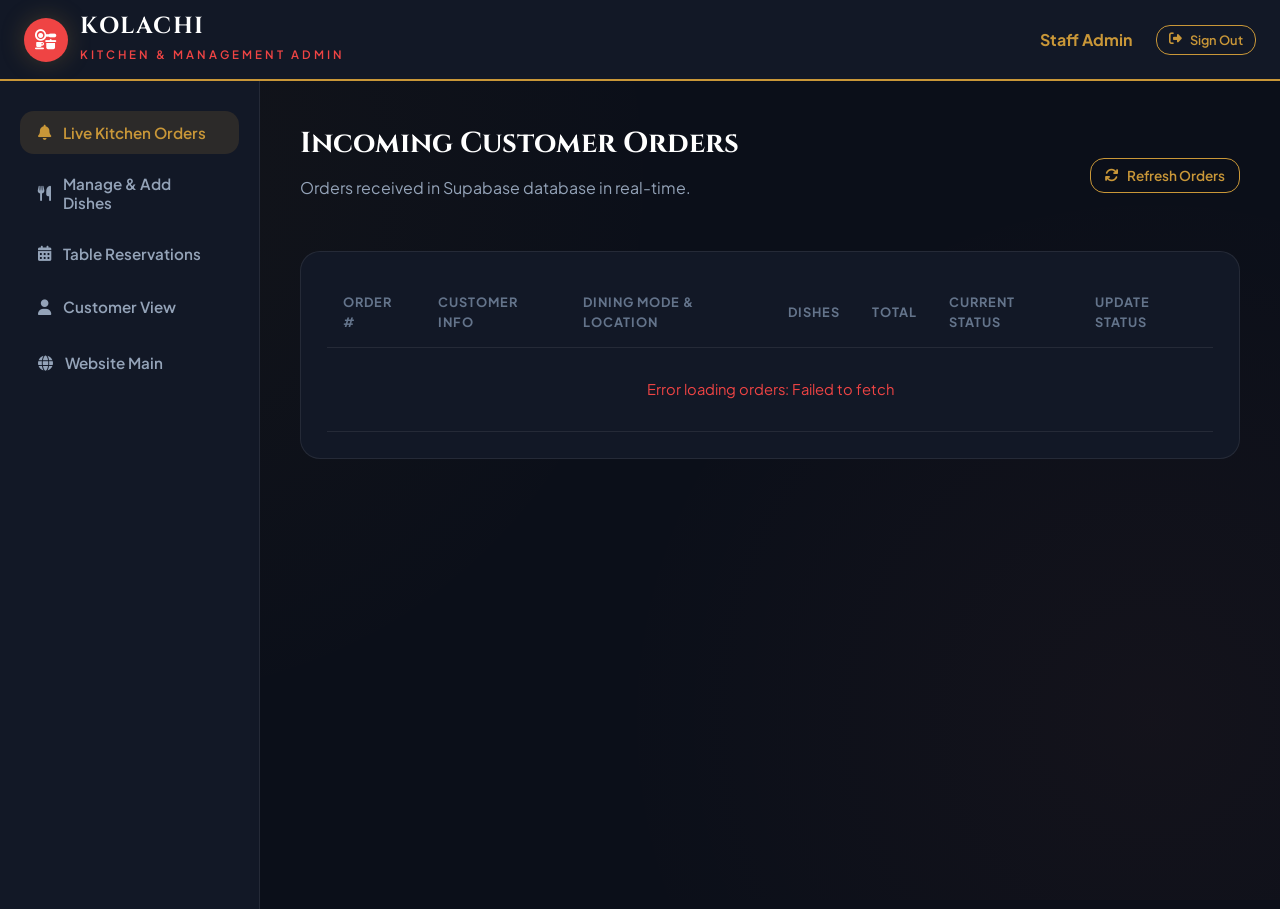
<file: admin.html>
<!DOCTYPE html>
<html lang="en">
<head>
  <meta charset="UTF-8">
  <meta name="viewport" content="width=device-width, initial-scale=1.0">
  <title>Staff Admin Dashboard | Kolachi Restaurant</title>
  <link rel="stylesheet" href="css/portal.css">
  <link rel="stylesheet" href="https://cdnjs.cloudflare.com/ajax/libs/font-awesome/6.5.1/css/all.min.css">
</head>
<body class="portal-body">

  <header class="portal-nav" style="border-bottom: 2px solid var(--primary);">
    <div class="container portal-header-wrap">
      <div class="brand">
        <div class="brand-icon" style="background:#ef4444;"><i class="fa-solid fa-kitchen-set"></i></div>
        <div class="brand-text">
          <h1>KOLACHI</h1>
          <span style="color:#ef4444;">Kitchen & Management Admin</span>
        </div>
      </div>

      <div class="user-badge">
        <span id="admin-user-display" style="font-weight:700; color:var(--primary);">Staff Admin</span>
        <button id="admin-logout-btn" class="btn btn-outline" style="padding:6px 12px; font-size:0.8rem; margin-left:12px;">
          <i class="fa-solid fa-right-from-bracket"></i> Sign Out
        </button>
      </div>
    </div>
  </header>

  <div class="portal-layout">
    <aside class="portal-sidebar">
      <button class="portal-tab-btn active" data-tab="live-orders">
        <i class="fa-solid fa-bell"></i> Live Kitchen Orders
      </button>
      <button class="portal-tab-btn" data-tab="manage-menu">
        <i class="fa-solid fa-utensils"></i> Manage & Add Dishes
      </button>
      <button class="portal-tab-btn" data-tab="all-reservations">
        <i class="fa-solid fa-calendar-days"></i> Table Reservations
      </button>
      <a href="portal.html" class="portal-tab-btn">
        <i class="fa-solid fa-user"></i> Customer View
      </a>
      <a href="index.html" class="portal-tab-btn">
        <i class="fa-solid fa-globe"></i> Website Main
      </a>
    </aside>

    <main class="portal-content">
      <!-- 1. LIVE ORDERS -->
      <section id="tab-live-orders" class="view-panel active">
        <div style="display:flex; justify-content:space-between; align-items:center; margin-bottom:20px;">
          <div>
            <h2 class="panel-title">Incoming Customer Orders</h2>
            <p class="panel-desc">Orders received in Supabase database in real-time.</p>
          </div>
          <button id="refresh-orders-btn" class="btn btn-outline" style="padding:8px 14px; font-size:0.85rem;">
            <i class="fa-solid fa-arrows-rotate"></i> Refresh Orders
          </button>
        </div>

        <div class="data-card">
          <div style="overflow-x:auto;">
            <table class="order-table">
              <thead>
                <tr>
                  <th>Order #</th>
                  <th>Customer Info</th>
                  <th>Dining Mode & Location</th>
                  <th>Dishes</th>
                  <th>Total</th>
                  <th>Current Status</th>
                  <th>Update Status</th>
                </tr>
              </thead>
              <tbody id="admin-orders-tbody">
                <tr><td colspan="7" style="text-align:center; color:var(--text-muted); padding:30px;">Loading live orders from Supabase...</td></tr>
              </tbody>
            </table>
          </div>
        </div>
      </section>

      <!-- 2. ADD & MANAGE FOOD ITEMS -->
      <section id="tab-manage-menu" class="view-panel">
        <div style="display:flex; justify-content:space-between; align-items:center; margin-bottom:20px;">
          <div>
            <h2 class="panel-title">Add & Manage Menu Dishes</h2>
            <p class="panel-desc">Add new food items directly to the database. They will appear live on the website immediately.</p>
          </div>
        </div>

        <!-- Add Food Item Form Card -->
        <div class="data-card" style="margin-bottom:30px;">
          <h3 style="color:#fff; margin-bottom:18px; font-family:var(--font-serif);"><i class="fa-solid fa-circle-plus" style="color:var(--primary);"></i> Add New Dish</h3>
          
          <form id="add-dish-form">
            <div class="form-grid">
              <div class="form-group">
                <label for="dish-name">Dish Name *</label>
                <input type="text" id="dish-name" class="form-input" required placeholder="e.g. Kolachi Chicken Karahi">
              </div>

              <div class="form-group">
                <label for="dish-price">Price (PKR) *</label>
                <input type="number" id="dish-price" class="form-input" required min="1" placeholder="e.g. 2150">
              </div>

              <div class="form-group">
                <label for="dish-category">Category *</label>
                <select id="dish-category" class="form-select">
                  <option value="">Select Category...</option>
                  <!-- Populated from database -->
                </select>
              </div>

              <div class="form-group">
                <label for="dish-badge">Badge / Tag (Optional)</label>
                <input type="text" id="dish-badge" class="form-input" placeholder="e.g. Chef Special, Must Try, Popular">
              </div>

              <div class="form-group full-width">
                <label for="dish-image">Photo Image URL *</label>
                <input type="url" id="dish-image" class="form-input" required placeholder="https://images.unsplash.com/photo-...">
                <span style="font-size:0.75rem; color:var(--text-muted); margin-top:4px;">Tip: Paste any high-quality food image URL (Unsplash, Google, or your CDN).</span>
              </div>

              <div class="form-group full-width">
                <label for="dish-desc">Dish Description *</label>
                <textarea id="dish-desc" class="form-textarea" rows="2" required placeholder="Brief description of flavors, ingredients, serving size (e.g. 1/2 kg, cooked in pure desi ghee)."></textarea>
              </div>
            </div>

            <button type="submit" id="save-dish-btn" class="btn btn-primary" style="margin-top:20px; padding:12px 24px;">
              <i class="fa-solid fa-plus"></i> Add Dish to Website Menu
            </button>
          </form>
        </div>

        <!-- Current Live Dishes List -->
        <div class="data-card">
          <h3 style="color:#fff; margin-bottom:16px; font-family:var(--font-serif);"><i class="fa-solid fa-list"></i> Current Menu Items in Database</h3>
          <div style="overflow-x:auto;">
            <table class="order-table">
              <thead>
                <tr>
                  <th>Photo</th>
                  <th>Dish Name</th>
                  <th>Category</th>
                  <th>Price</th>
                  <th>Badge</th>
                  <th>Action</th>
                </tr>
              </thead>
              <tbody id="admin-dishes-tbody">
                <tr><td colspan="6" style="text-align:center; color:var(--text-muted); padding:30px;">Loading menu items...</td></tr>
              </tbody>
            </table>
          </div>
        </div>
      </section>

      <!-- 3. RESERVATIONS -->
      <section id="tab-all-reservations" class="view-panel">
        <h2 class="panel-title">Upcoming Table Reservations</h2>
        <p class="panel-desc">Guest bookings at Floor 5, Ocean Mall Clifton.</p>

        <div class="data-card">
          <div style="overflow-x:auto;">
            <table class="order-table">
              <thead>
                <tr>
                  <th>Guest Name</th>
                  <th>Contact</th>
                  <th>Date & Time</th>
                  <th>Guests</th>
                  <th>Section</th>
                  <th>Notes</th>
                </tr>
              </thead>
              <tbody id="admin-reservations-tbody">
                <tr><td colspan="6" style="text-align:center; color:var(--text-muted); padding:30px;">Loading reservations from Supabase...</td></tr>
              </tbody>
            </table>
          </div>
        </div>
      </section>
    </main>
  </div>

  <script src="js/core.js"></script>
  <script>
    const K = window.Kolachi;
    let categoriesList = [];

    document.addEventListener('DOMContentLoaded', async () => {
      document.getElementById('refresh-orders-btn')?.addEventListener('click', loadAdminOrders);
      document.getElementById('add-dish-form')?.addEventListener('submit', handleAddDish);
      document.getElementById('admin-logout-btn')?.addEventListener('click', () => {
        window.location.href = 'index.html';
      });

      const tabs = document.querySelectorAll('.portal-tab-btn[data-tab]');
      tabs.forEach(btn => {
        btn.addEventListener('click', () => {
          tabs.forEach(t => t.classList.remove('active'));
          btn.classList.add('active');
          const target = btn.getAttribute('data-tab');
          document.querySelectorAll('.view-panel').forEach(p => p.classList.remove('active'));
          document.getElementById('tab-' + target)?.classList.add('active');
          
          if (target === 'all-reservations') loadReservations();
          if (target === 'manage-menu') loadDishes();
        });
      });

      await loadCategories();
      loadAdminOrders();
      loadDishes();
      setInterval(loadAdminOrders, 10000);
    });

    // Load categories for dropdown
    async function loadCategories() {
      try {
        const cats = await K.supabaseRest('categories?order=display_order.asc');
        categoriesList = cats || [];
        const select = document.getElementById('dish-category');
        if (select && categoriesList.length > 0) {
          select.innerHTML = '<option value="">Select Category...</option>' + 
            categoriesList.map(c => `<option value="${c.id}">${c.name}</option>`).join('');
        }
      } catch (err) {
        console.warn('Error fetching categories:', err);
      }
    }

    // Add New Dish Handler
    async function handleAddDish(e) {
      e.preventDefault();
      const saveBtn = document.getElementById('save-dish-btn');
      saveBtn.disabled = true;
      saveBtn.innerHTML = '<i class="fa-solid fa-spinner fa-spin"></i> Saving to Database...';

      const categoryVal = document.getElementById('dish-category').value;
      const dishPayload = {
        name: document.getElementById('dish-name').value.trim(),
        price: parseFloat(document.getElementById('dish-price').value),
        category_id: categoryVal !== '' ? categoryVal : null,
        badge: document.getElementById('dish-badge').value.trim() || null,
        image_url: document.getElementById('dish-image').value.trim(),
        description: document.getElementById('dish-desc').value.trim(),
        is_available: true,
        rating: 4.8
      };

      try {
        await K.supabaseRest('menu_items', {
          method: 'POST',
          body: JSON.stringify(dishPayload)
        });

        alert(`Success! "${dishPayload.name}" has been added to the website menu!`);
        document.getElementById('add-dish-form').reset();
        await loadDishes();
      } catch (err) {
        console.error('Error adding dish:', err);
        alert('Failed to add dish: ' + err.message);
      } finally {
        saveBtn.disabled = false;
        saveBtn.innerHTML = '<i class="fa-solid fa-plus"></i> Add Dish to Website Menu';
      }
    }

    // Load & display existing dishes in Admin
    async function loadDishes() {
      const tbody = document.getElementById('admin-dishes-tbody');
      if (!tbody) return;

      try {
        const dishes = await K.supabaseRest('menu_items?select=*,categories(name)&order=created_at.desc');
        if (!dishes || dishes.length === 0) {
          tbody.innerHTML = `<tr><td colspan="6" style="text-align:center; color:var(--text-muted); padding:30px;">No dishes in database.</td></tr>`;
          return;
        }

        tbody.innerHTML = dishes.map(item => {
          const catName = item.categories ? item.categories.name : 'General';
          const img = item.image_url || 'https://images.unsplash.com/photo-1555939594-58d7cb561ad1?w=700';
          return `
            <tr>
              <td><img src="${img}" style="width:48px; height:48px; object-fit:cover; border-radius:6px;" alt="${item.name}"></td>
              <td><strong>${item.name}</strong><br><span style="font-size:0.75rem; color:var(--text-muted);">${(item.description || '').slice(0, 45)}...</span></td>
              <td><span style="font-size:0.85rem; color:var(--primary);">${catName}</span></td>
              <td><strong>Rs ${Number(item.price).toLocaleString()}</strong></td>
              <td>${item.badge ? `<span class="food-badge" style="position:static;">${item.badge}</span>` : '<span style="color:var(--text-muted); font-size:0.8rem;">-</span>'}</td>
              <td>
                <button class="btn btn-outline delete-dish-btn" data-id="${item.id}" data-name="${encodeURIComponent(item.name)}" style="padding:4px 10px; font-size:0.75rem; color:#ef4444; border-color:#ef4444;">
                  <i class="fa-solid fa-trash"></i> Delete
                </button>
              </td>
            </tr>
          `;
        }).join('');

        tbody.querySelectorAll('.delete-dish-btn').forEach(btn => {
          btn.addEventListener('click', async () => {
            const id = btn.getAttribute('data-id');
            const name = decodeURIComponent(btn.getAttribute('data-name'));
            if (confirm(`Are you sure you want to delete "${name}" from the menu?`)) {
              try {
                await K.supabaseRest(`menu_items?id=eq.${id}`, { method: 'DELETE' });
                alert(`"${name}" deleted.`);
                loadDishes();
              } catch (err) {
                alert('Error deleting dish: ' + err.message);
              }
            }
          });
        });
      } catch (err) {
        tbody.innerHTML = `<tr><td colspan="6" style="text-align:center; color:#ef4444; padding:30px;">Error loading menu items: ${err.message}</td></tr>`;
      }
    }

    // Load Orders
    async function loadAdminOrders() {
      const tbody = document.getElementById('admin-orders-tbody');
      try {
        const orders = await K.supabaseRest('orders?select=*,order_items(*)&order=created_at.desc');
        if (!orders || orders.length === 0) {
          tbody.innerHTML = `<tr><td colspan="7" style="text-align:center; color:var(--text-muted); padding:30px;">No incoming orders yet.</td></tr>`;
          return;
        }

        tbody.innerHTML = orders.map(ord => {
          const itemsList = (ord.order_items || []).map(i => `${i.quantity}x ${i.item_name}`).join('<br>') || 'Feast';
          const locDetails = ord.order_type === 'dine_in' 
            ? `<strong>Dine-In</strong><br><span style="color:var(--primary); font-size:0.8rem;">Table: ${ord.table_number || 'Unassigned'}</span>`
            : ord.order_type === 'delivery'
            ? `<strong>Delivery</strong><br><span style="font-size:0.8rem; color:var(--text-muted);">${ord.delivery_address || 'No address'}</span>`
            : `<strong>Takeout</strong>`;

          return `
            <tr>
              <td><strong>#${ord.order_number}</strong><br><span style="font-size:0.75rem; color:var(--text-muted);">${new Date(ord.created_at).toLocaleTimeString()}</span></td>
              <td><strong>${ord.customer_name}</strong><br><span style="font-size:0.8rem; color:var(--text-secondary);">${ord.customer_phone}</span></td>
              <td>${locDetails}</td>
              <td style="font-size:0.85rem; line-height:1.4;">${itemsList}</td>
              <td><strong>Rs ${Number(ord.total_amount).toLocaleString()}</strong></td>
              <td><span class="badge-status status-${ord.status}">${ord.status}</span></td>
              <td>
                <select class="form-select status-selector" data-order-id="${ord.id}" style="padding:6px 10px; font-size:0.8rem;">
                  <option value="pending" ${ord.status === 'pending' ? 'selected' : ''}>Pending</option>
                  <option value="confirmed" ${ord.status === 'confirmed' ? 'selected' : ''}>Confirmed</option>
                  <option value="preparing" ${ord.status === 'preparing' ? 'selected' : ''}>Preparing</option>
                  <option value="ready" ${ord.status === 'ready' ? 'selected' : ''}>Ready / Served</option>
                  <option value="delivered" ${ord.status === 'delivered' ? 'selected' : ''}>Delivered</option>
                  <option value="cancelled" ${ord.status === 'cancelled' ? 'selected' : ''}>Cancelled</option>
                </select>
              </td>
            </tr>
          `;
        }).join('');

        tbody.querySelectorAll('.status-selector').forEach(sel => {
          sel.addEventListener('change', async (e) => {
            const id = e.target.getAttribute('data-order-id');
            const newStatus = e.target.value;
            await K.supabaseRest(`orders?id=eq.${id}`, {
              method: 'PATCH',
              body: JSON.stringify({ status: newStatus, updated_at: new Date() })
            });
            loadAdminOrders();
          });
        });
      } catch (err) {
        tbody.innerHTML = `<tr><td colspan="7" style="text-align:center; color:#ef4444; padding:30px;">Error loading orders: ${err.message}</td></tr>`;
      }
    }

    // Load Reservations
    async function loadReservations() {
      const tbody = document.getElementById('admin-reservations-tbody');
      try {
        const reservations = await K.supabaseRest('reservations?order=created_at.desc');
        if (!reservations || reservations.length === 0) {
          tbody.innerHTML = `<tr><td colspan="6" style="text-align:center; color:var(--text-muted); padding:30px;">No reservations found.</td></tr>`;
          return;
        }

        tbody.innerHTML = reservations.map(res => `
          <tr>
            <td><strong>${res.guest_name}</strong></td>
            <td>${res.guest_phone}<br><span style="font-size:0.8rem; color:var(--text-muted);">${res.guest_email || ''}</span></td>
            <td>${res.reservation_date} at ${res.reservation_time}</td>
            <td>${res.guests_count} Guests</td>
            <td style="text-transform:capitalize;">${(res.seating_preference || '').replace('_', ' ')}</td>
            <td style="font-size:0.85rem; color:var(--text-secondary);">${res.notes || 'None'}</td>
          </tr>
        `).join('');
      } catch (err) {
        tbody.innerHTML = `<tr><td colspan="6" style="text-align:center; color:#ef4444; padding:30px;">Error loading reservations: ${err.message}</td></tr>`;
      }
    }
  </script>
</body>
</html>
</file>
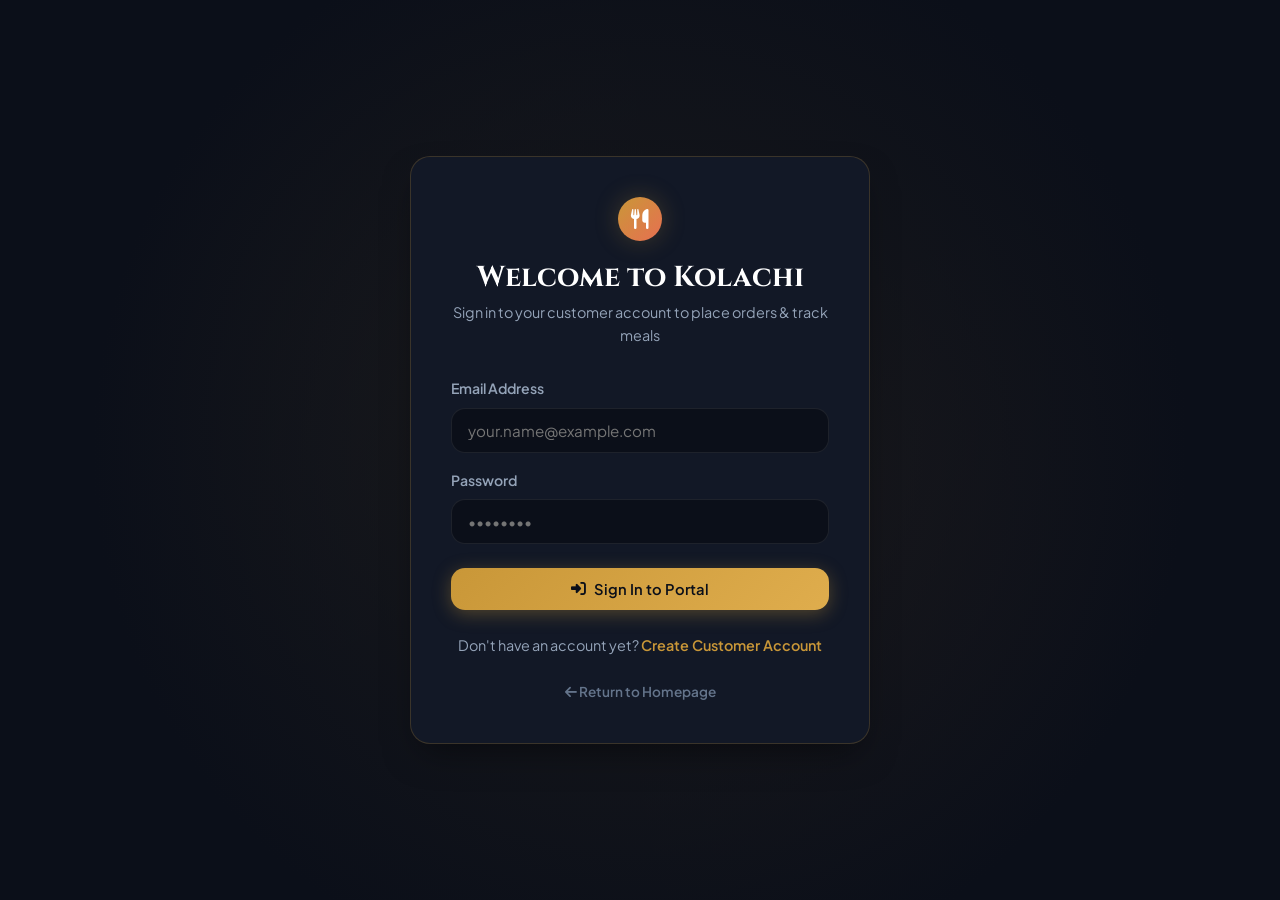
<file: login.html>
<!DOCTYPE html>
<html lang="en">
<head>
  <meta charset="UTF-8">
  <meta name="viewport" content="width=device-width, initial-scale=1.0">
  <title>Sign In | Kolachi Restaurant Karachi</title>
  <link rel="stylesheet" href="css/portal.css">
  <link rel="stylesheet" href="https://cdnjs.cloudflare.com/ajax/libs/font-awesome/6.5.1/css/all.min.css">
</head>
<body class="portal-body">

  <div class="auth-wrapper">
    <div class="auth-card">
      <div class="auth-header">
        <a href="index.html" class="brand" style="justify-content:center; margin-bottom:12px;">
          <div class="brand-icon"><i class="fa-solid fa-utensils"></i></div>
        </a>
        <h2>Welcome to Kolachi</h2>
        <p>Sign in to your customer account to place orders & track meals</p>
      </div>

      <div id="auth-alert" style="display:none; background:rgba(239, 68, 68, 0.15); border:1px solid #ef4444; color:#ef4444; padding:10px 14px; border-radius:8px; margin-bottom:20px; font-size:0.88rem;"></div>

      <form id="login-form">
        <div class="form-group" style="margin-bottom:16px;">
          <label for="login-email">Email Address</label>
          <input type="email" id="login-email" class="form-input" required placeholder="your.name@example.com">
        </div>

        <div class="form-group" style="margin-bottom:24px;">
          <label for="login-password">Password</label>
          <input type="password" id="login-password" class="form-input" required placeholder="••••••••">
        </div>

        <button type="submit" class="btn btn-primary" style="width:100%; padding:12px;">
          <i class="fa-solid fa-right-to-bracket"></i> Sign In to Portal
        </button>
      </form>

      <div class="auth-footer">
        Don't have an account yet? <a href="signup.html">Create Customer Account</a>
        <br><br>
        <a href="index.html" style="color:var(--text-muted); font-size:0.85rem;"><i class="fa-solid fa-arrow-left"></i> Return to Homepage</a>
      </div>
    </div>
  </div>

  <script type="module">
    import { supabase } from './js/supabaseClient.js';

    const form = document.getElementById('login-form');
    const alertBox = document.getElementById('auth-alert');

    form.addEventListener('submit', async (e) => {
      e.preventDefault();
      alertBox.style.display = 'none';

      const email = document.getElementById('login-email').value;
      const password = document.getElementById('login-password').value;

      const { data, error } = await supabase.auth.signInWithPassword({
        email,
        password
      });

      if (error) {
        alertBox.textContent = error.message;
        alertBox.style.display = 'block';
      } else {
        const urlParams = new URLSearchParams(window.location.search);
        const redirect = urlParams.get('redirect') || 'portal.html';
        window.location.href = redirect;
      }
    });
  </script>
</body>
</html>
</file>
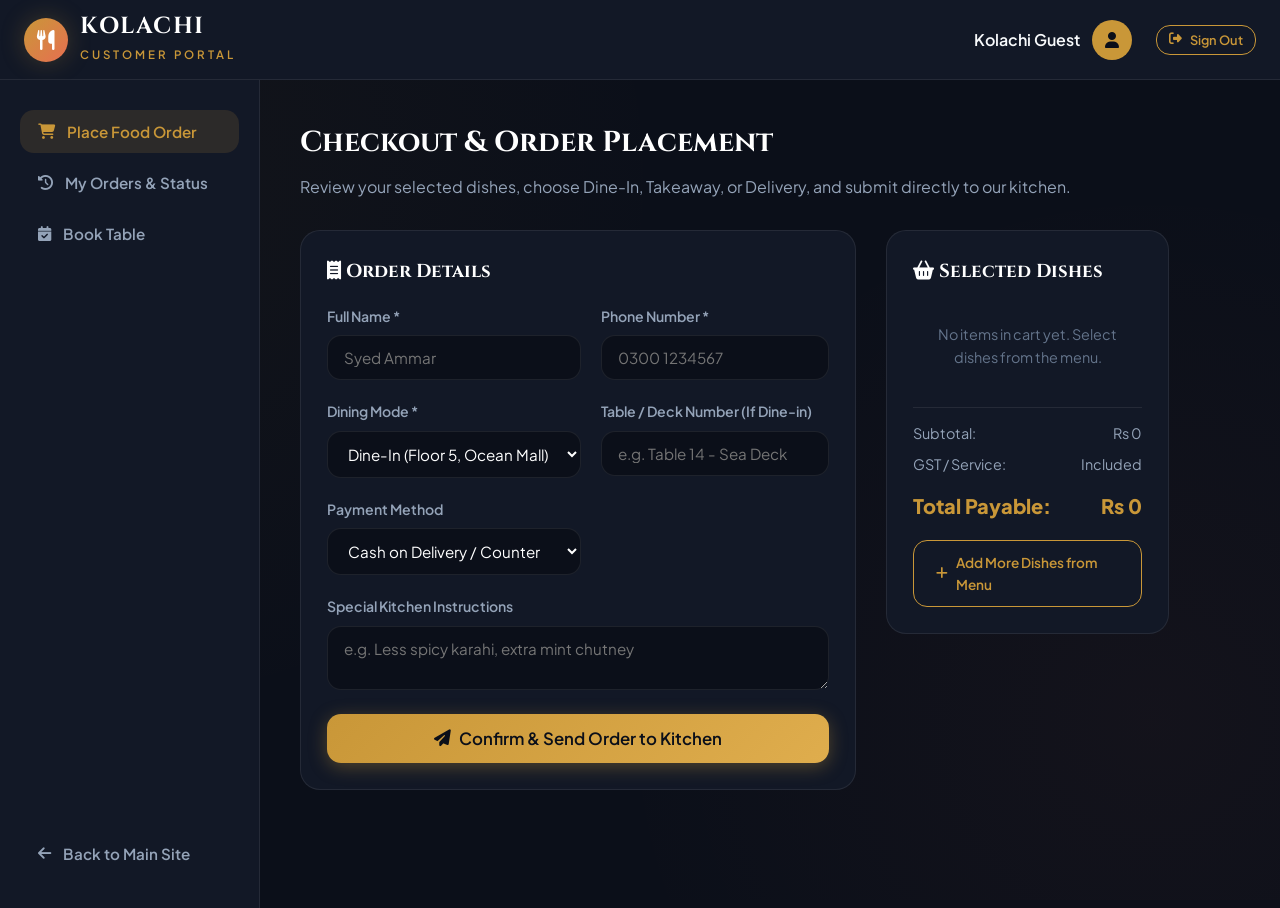
<file: portal.html>
<!DOCTYPE html>
<html lang="en">
<head>
  <meta charset="UTF-8">
  <meta name="viewport" content="width=device-width, initial-scale=1.0">
  <title>Customer Portal | Kolachi Restaurant Karachi</title>
  <link rel="stylesheet" href="css/portal.css">
  <link rel="stylesheet" href="https://cdnjs.cloudflare.com/ajax/libs/font-awesome/6.5.1/css/all.min.css">
</head>
<body class="portal-body">

  <!-- Portal Top Nav -->
  <header class="portal-nav">
    <div class="container portal-header-wrap">
      <a href="index.html" class="brand">
        <div class="brand-icon"><i class="fa-solid fa-utensils"></i></div>
        <div class="brand-text">
          <h1>KOLACHI</h1>
          <span>Customer Portal</span>
        </div>
      </a>

      <div class="user-badge">
        <span id="user-display-name" style="font-weight:600; color:var(--text-primary);">Kolachi Guest</span>
        <div class="user-avatar" id="user-avatar-initials"><i class="fa-solid fa-user"></i></div>
        <button id="portal-logout-btn" class="btn btn-outline" style="padding:6px 12px; font-size:0.8rem; margin-left:12px;">
          <i class="fa-solid fa-right-from-bracket"></i> Sign Out
        </button>
      </div>
    </div>
  </header>

  <!-- Layout: Sidebar + Main Content -->
  <div class="portal-layout">
    <aside class="portal-sidebar">
      <button class="portal-tab-btn active" data-tab="place-order">
        <i class="fa-solid fa-cart-shopping"></i> Place Food Order
      </button>
      <button class="portal-tab-btn" data-tab="my-orders">
        <i class="fa-solid fa-clock-rotate-left"></i> My Orders & Status
      </button>
      <button class="portal-tab-btn" data-tab="reserve-table">
        <i class="fa-solid fa-calendar-check"></i> Book Table
      </button>
      <a href="index.html" class="portal-tab-btn" style="margin-top:auto;">
        <i class="fa-solid fa-arrow-left"></i> Back to Main Site
      </a>
    </aside>

    <main class="portal-content">
      <!-- 1. PLACE ORDER VIEW -->
      <section id="tab-place-order" class="view-panel active">
        <h2 class="panel-title">Checkout & Order Placement</h2>
        <p class="panel-desc">Review your selected dishes, choose Dine-In, Takeaway, or Delivery, and submit directly to our kitchen.</p>

        <div style="display:grid; grid-template-columns: 1.2fr 0.8fr; gap:30px;">
          <div class="data-card">
            <h3 style="color:#fff; margin-bottom:18px; font-family:var(--font-serif);"><i class="fa-solid fa-receipt"></i> Order Details</h3>
            
            <form id="place-order-form">
              <div class="form-grid">
                <div class="form-group">
                  <label for="order-fullname">Full Name *</label>
                  <input type="text" id="order-fullname" class="form-input" required placeholder="Syed Ammar">
                </div>
                <div class="form-group">
                  <label for="order-phone">Phone Number *</label>
                  <input type="tel" id="order-phone" class="form-input" required placeholder="0300 1234567">
                </div>

                <div class="form-group">
                  <label for="order-type">Dining Mode *</label>
                  <select id="order-type" class="form-select">
                    <option value="dine_in">Dine-In (Floor 5, Ocean Mall)</option>
                    <option value="takeout">Takeout / Self-Pickup</option>
                    <option value="delivery">Home Delivery (Karachi)</option>
                  </select>
                </div>

                <div class="form-group" id="table-number-group">
                  <label for="order-table">Table / Deck Number (If Dine-in)</label>
                  <input type="text" id="order-table" class="form-input" placeholder="e.g. Table 14 - Sea Deck">
                </div>

                <div class="form-group full-width" id="address-group" style="display:none;">
                  <label for="order-address">Delivery Street Address</label>
                  <input type="text" id="order-address" class="form-input" placeholder="House/Flat #, Street, Clifton Block 4, Karachi">
                </div>

                <div class="form-group">
                  <label for="order-payment">Payment Method</label>
                  <select id="order-payment" class="form-select">
                    <option value="cash">Cash on Delivery / Counter</option>
                    <option value="card">Card (Visa/Mastercard)</option>
                    <option value="online">Online Transfer / JazzCash</option>
                  </select>
                </div>

                <div class="form-group full-width">
                  <label for="order-notes">Special Kitchen Instructions</label>
                  <textarea id="order-notes" class="form-textarea" rows="2" placeholder="e.g. Less spicy karahi, extra mint chutney"></textarea>
                </div>
              </div>

              <button type="submit" id="submit-order-btn" class="btn btn-primary" style="margin-top:24px; width:100%; padding:14px; font-size:1.05rem;">
                <i class="fa-solid fa-paper-plane"></i> Confirm & Send Order to Kitchen
              </button>
            </form>
          </div>

          <!-- Order Summary Sidebar in Portal -->
          <div>
            <div class="data-card">
              <h3 style="color:#fff; margin-bottom:16px; font-family:var(--font-serif);"><i class="fa-solid fa-basket-shopping"></i> Selected Dishes</h3>
              <div id="portal-cart-list" style="display:flex; flex-direction:column; gap:12px; max-height:350px; overflow-y:auto; margin-bottom:18px;">
                <!-- Populated from cart -->
              </div>

              <div style="border-top:1px solid var(--border-subtle); padding-top:14px;">
                <div style="display:flex; justify-content:space-between; margin-bottom:8px; font-size:0.9rem; color:var(--text-secondary);">
                  <span>Subtotal:</span>
                  <span id="portal-subtotal-val">Rs 0</span>
                </div>
                <div style="display:flex; justify-content:space-between; margin-bottom:14px; font-size:0.9rem; color:var(--text-secondary);">
                  <span>GST / Service:</span>
                  <span>Included</span>
                </div>
                <div style="display:flex; justify-content:space-between; font-size:1.25rem; font-weight:800; color:var(--primary);">
                  <span>Total Payable:</span>
                  <span id="portal-total-val">Rs 0</span>
                </div>
              </div>
              <a href="index.html#menu" class="btn btn-outline" style="width:100%; margin-top:18px; font-size:0.85rem;">
                <i class="fa-solid fa-plus"></i> Add More Dishes from Menu
              </a>
            </div>
          </div>
        </div>
      </section>

      <!-- 2. MY ORDERS VIEW -->
      <section id="tab-my-orders" class="view-panel">
        <div style="display:flex; justify-content:space-between; align-items:center; margin-bottom:16px;">
          <div>
            <h2 class="panel-title">My Order History</h2>
            <p class="panel-desc">Track status in real-time as our chefs grill and serve your meal.</p>
          </div>
          <button id="refresh-my-orders-btn" class="btn btn-outline" style="padding:6px 14px; font-size:0.85rem;">
            <i class="fa-solid fa-arrows-rotate"></i> Refresh
          </button>
        </div>

        <div class="data-card">
          <div style="overflow-x:auto;">
            <table class="order-table">
              <thead>
                <tr>
                  <th>Order #</th>
                  <th>Customer</th>
                  <th>Dining Mode</th>
                  <th>Items Ordered</th>
                  <th>Total</th>
                  <th>Status</th>
                  <th>Placed At</th>
                </tr>
              </thead>
              <tbody id="user-orders-tbody">
                <tr><td colspan="7" style="text-align:center; color:var(--text-muted); padding:30px;">Loading your orders...</td></tr>
              </tbody>
            </table>
          </div>
        </div>
      </section>

      <!-- 3. TABLE RESERVATIONS -->
      <section id="tab-reserve-table" class="view-panel">
        <h2 class="panel-title">Reserve a Table</h2>
        <p class="panel-desc">Book your front-row seat for sunset and night skyline dining at Floor 5, Ocean Mall, Clifton.</p>

        <div class="data-card" style="max-width:650px;">
          <form id="reservation-form">
            <div class="form-grid">
              <div class="form-group">
                <label>Date *</label>
                <input type="date" id="res-date" class="form-input" required>
              </div>
              <div class="form-group">
                <label>Time *</label>
                <input type="time" id="res-time" class="form-input" value="19:30" required>
              </div>
              <div class="form-group">
                <label>Number of Guests *</label>
                <input type="number" id="res-guests" class="form-input" min="1" max="50" value="4" required>
              </div>
              <div class="form-group">
                <label>Seating Preference</label>
                <select id="res-preference" class="form-select">
                  <option value="waterfront">Waterfront Sea View Deck</option>
                  <option value="indoor_aircon">Indoor Air-Conditioned Hall</option>
                  <option value="family_section">Exclusive Family Section</option>
                </select>
              </div>
              <div class="form-group full-width">
                <label>Special Requests</label>
                <textarea id="res-notes" class="form-textarea" rows="2" placeholder="Anniversary celebration, birthday, etc."></textarea>
              </div>
            </div>
            <button type="submit" class="btn btn-primary" style="margin-top:20px; width:100%;">
              <i class="fa-solid fa-check"></i> Book Reservation
            </button>
          </form>
        </div>
      </section>
    </main>
  </div>

  <script src="js/core.js"></script>
  <script>
    const K = window.Kolachi;

    // Check direct query parameter if user clicked "Order Food" link
    const urlParams = new URLSearchParams(window.location.search);
    const orderItemId = urlParams.get('orderItem');
    if (orderItemId) {
      const sampleItem = (K.MENU_DATA || []).find(m => m.id === orderItemId);
      if (sampleItem) {
        K.addToCart({ id: sampleItem.id, name: sampleItem.name, price: sampleItem.price });
      }
    }

    document.addEventListener('DOMContentLoaded', () => {
      initTabs();
      setupOrderTypeChange();
      renderPortalCart();
      loadUserOrders();

      document.getElementById('place-order-form')?.addEventListener('submit', handlePlaceOrder);
      document.getElementById('refresh-my-orders-btn')?.addEventListener('click', loadUserOrders);
      document.getElementById('reservation-form')?.addEventListener('submit', handleReservationSubmit);
      document.getElementById('portal-logout-btn')?.addEventListener('click', () => {
        window.location.href = 'index.html';
      });
    });

    function initTabs() {
      const tabs = document.querySelectorAll('.portal-tab-btn[data-tab]');
      tabs.forEach(btn => {
        btn.addEventListener('click', () => {
          tabs.forEach(t => t.classList.remove('active'));
          btn.classList.add('active');

          const target = btn.getAttribute('data-tab');
          document.querySelectorAll('.view-panel').forEach(p => p.classList.remove('active'));
          document.getElementById('tab-' + target)?.classList.add('active');

          if (target === 'my-orders') loadUserOrders();
        });
      });
    }

    function setupOrderTypeChange() {
      const select = document.getElementById('order-type');
      const tableGroup = document.getElementById('table-number-group');
      const addressGroup = document.getElementById('address-group');

      select?.addEventListener('change', (e) => {
        if (e.target.value === 'delivery') {
          addressGroup.style.display = 'flex';
          tableGroup.style.display = 'none';
        } else if (e.target.value === 'dine_in') {
          addressGroup.style.display = 'none';
          tableGroup.style.display = 'flex';
        } else {
          addressGroup.style.display = 'none';
          tableGroup.style.display = 'none';
        }
      });
    }

    function renderPortalCart() {
      const list = document.getElementById('portal-cart-list');
      const subtotalEl = document.getElementById('portal-subtotal-val');
      const totalEl = document.getElementById('portal-total-val');
      const cart = K.getCart();

      if (!list) return;

      if (cart.length === 0) {
        list.innerHTML = `<p style="color:var(--text-muted); font-size:0.9rem; text-align:center; padding:20px;">No items in cart yet. Select dishes from the menu.</p>`;
        subtotalEl.textContent = 'Rs 0';
        totalEl.textContent = 'Rs 0';
        return;
      }

      list.innerHTML = cart.map(item => `
        <div style="display:flex; justify-content:space-between; align-items:center; background:rgba(255,255,255,0.03); padding:10px 14px; border-radius:8px; border:1px solid rgba(255,255,255,0.06);">
          <div>
            <strong style="color:#fff; font-size:0.92rem;">${item.name}</strong>
            <div style="font-size:0.8rem; color:var(--primary);">Rs ${item.price.toLocaleString()} × ${item.quantity}</div>
          </div>
          <div style="display:flex; align-items:center; gap:8px;">
            <button class="qty-btn" data-id="${item.id}" data-action="dec">-</button>
            <span style="font-weight:700;">${item.quantity}</span>
            <button class="qty-btn" data-id="${item.id}" data-action="inc">+</button>
          </div>
        </div>
      `).join('');

      const total = cart.reduce((sum, item) => sum + (item.price * item.quantity), 0);
      subtotalEl.textContent = `Rs ${total.toLocaleString()}`;
      totalEl.textContent = `Rs ${total.toLocaleString()}`;

      list.querySelectorAll('.qty-btn').forEach(btn => {
        btn.addEventListener('click', () => {
          const id = btn.getAttribute('data-id');
          const action = btn.getAttribute('data-action');
          let currentCart = K.getCart();
          const found = currentCart.find(i => i.id === id);
          if (found) {
            found.quantity += (action === 'inc' ? 1 : -1);
            if (found.quantity <= 0) {
              currentCart = currentCart.filter(i => i.id !== id);
            }
          }
          K.saveCart(currentCart);
          renderPortalCart();
        });
      });
    }

    async function handlePlaceOrder(e) {
      e.preventDefault();
      const cart = K.getCart();
      if (cart.length === 0) {
        alert('Your cart is empty! Please click on "+ Add" or "Order Food" on any menu item first.');
        return;
      }

      const submitBtn = document.getElementById('submit-order-btn');
      submitBtn.disabled = true;
      submitBtn.innerHTML = '<i class="fa-solid fa-spinner fa-spin"></i> Submitting to Kitchen...';

      const total = cart.reduce((sum, item) => sum + (item.price * item.quantity), 0);
      const orderNumber = 'KOL-' + Math.floor(100000 + Math.random() * 900000);

      const orderBody = {
        order_number: orderNumber,
        customer_name: document.getElementById('order-fullname').value,
        customer_phone: document.getElementById('order-phone').value,
        order_type: document.getElementById('order-type').value,
        table_number: document.getElementById('order-table')?.value || null,
        delivery_address: document.getElementById('order-address')?.value || null,
        payment_method: document.getElementById('order-payment')?.value || 'cash',
        special_instructions: document.getElementById('order-notes')?.value || '',
        total_amount: total,
        status: 'pending',
        payment_status: 'unpaid'
      };

      try {
        // 1. Insert order record into Supabase
        const orderResult = await K.supabaseRest('orders', {
          method: 'POST',
          body: JSON.stringify(orderBody)
        });

        const createdOrder = Array.isArray(orderResult) ? orderResult[0] : orderResult;
        const orderId = createdOrder.id;

        // 2. Insert items list into order_items
        const itemsPayload = cart.map(item => ({
          order_id: orderId,
          item_name: item.name,
          quantity: item.quantity,
          unit_price: item.price,
          subtotal: item.price * item.quantity
        }));

        await K.supabaseRest('order_items', {
          method: 'POST',
          body: JSON.stringify(itemsPayload)
        });

        // 3. Clear cart & show confirmation
        K.saveCart([]);
        renderPortalCart();
        K.showToast(`Order #${orderNumber} received by Supabase!`);
        alert(`Success! Order #${orderNumber} has been received in Supabase database! Our kitchen staff is preparing your meal.`);

        // Switch to "My Orders" tab
        document.querySelector('[data-tab="my-orders"]')?.click();
      } catch (err) {
        console.error('Order error:', err);
        alert('Order submission failed: ' + err.message);
      } finally {
        submitBtn.disabled = false;
        submitBtn.innerHTML = '<i class="fa-solid fa-paper-plane"></i> Confirm & Send Order to Kitchen';
      }
    }

    async function loadUserOrders() {
      const tbody = document.getElementById('user-orders-tbody');
      if (!tbody) return;

      tbody.innerHTML = `<tr><td colspan="7" style="text-align:center; color:var(--text-muted); padding:30px;"><i class="fa-solid fa-spinner fa-spin"></i> Fetching live orders from Supabase...</td></tr>`;

      try {
        const orders = await K.supabaseRest('orders?select=*,order_items(*)&order=created_at.desc');
        if (!orders || orders.length === 0) {
          tbody.innerHTML = `<tr><td colspan="7" style="text-align:center; color:var(--text-muted); padding:30px;">No orders found in database yet.</td></tr>`;
          return;
        }

        tbody.innerHTML = orders.map(ord => {
          const itemsSummary = (ord.order_items || []).map(i => `${i.quantity}x ${i.item_name}`).join(', ') || 'Custom Feast';
          const dateStr = new Date(ord.created_at).toLocaleString();
          return `
            <tr>
              <td><strong>#${ord.order_number}</strong></td>
              <td>${ord.customer_name}<br><span style="font-size:0.78rem; color:var(--text-muted);">${ord.customer_phone}</span></td>
              <td style="text-transform:capitalize;">${ord.order_type.replace('_', ' ')} ${ord.table_number ? '(' + ord.table_number + ')' : ''}</td>
              <td style="max-width:280px; font-size:0.85rem; color:var(--text-secondary);">${itemsSummary}</td>
              <td><strong>Rs ${Number(ord.total_amount).toLocaleString()}</strong></td>
              <td><span class="badge-status status-${ord.status}">${ord.status}</span></td>
              <td style="font-size:0.82rem; color:var(--text-muted);">${dateStr}</td>
            </tr>
          `;
        }).join('');
      } catch (err) {
        tbody.innerHTML = `<tr><td colspan="7" style="text-align:center; color:#ef4444; padding:30px;">Error loading orders: ${err.message}</td></tr>`;
      }
    }

    async function handleReservationSubmit(e) {
      e.preventDefault();
      const resPayload = {
        guest_name: document.getElementById('order-fullname')?.value || 'Guest',
        guest_phone: document.getElementById('order-phone')?.value || '03001234567',
        guest_email: 'guest@kolachi.pk',
        reservation_date: document.getElementById('res-date').value,
        reservation_time: document.getElementById('res-time').value,
        guests_count: parseInt(document.getElementById('res-guests').value),
        seating_preference: document.getElementById('res-preference').value,
        notes: document.getElementById('res-notes').value
      };

      try {
        await K.supabaseRest('reservations', {
          method: 'POST',
          body: JSON.stringify([resPayload])
        });
        alert('Table reservation saved in Supabase! We look forward to hosting you at Floor 5, Ocean Mall.');
        document.getElementById('reservation-form').reset();
      } catch (err) {
        alert('Reservation error: ' + err.message);
      }
    }
  </script>
</body>
</html>
</file>
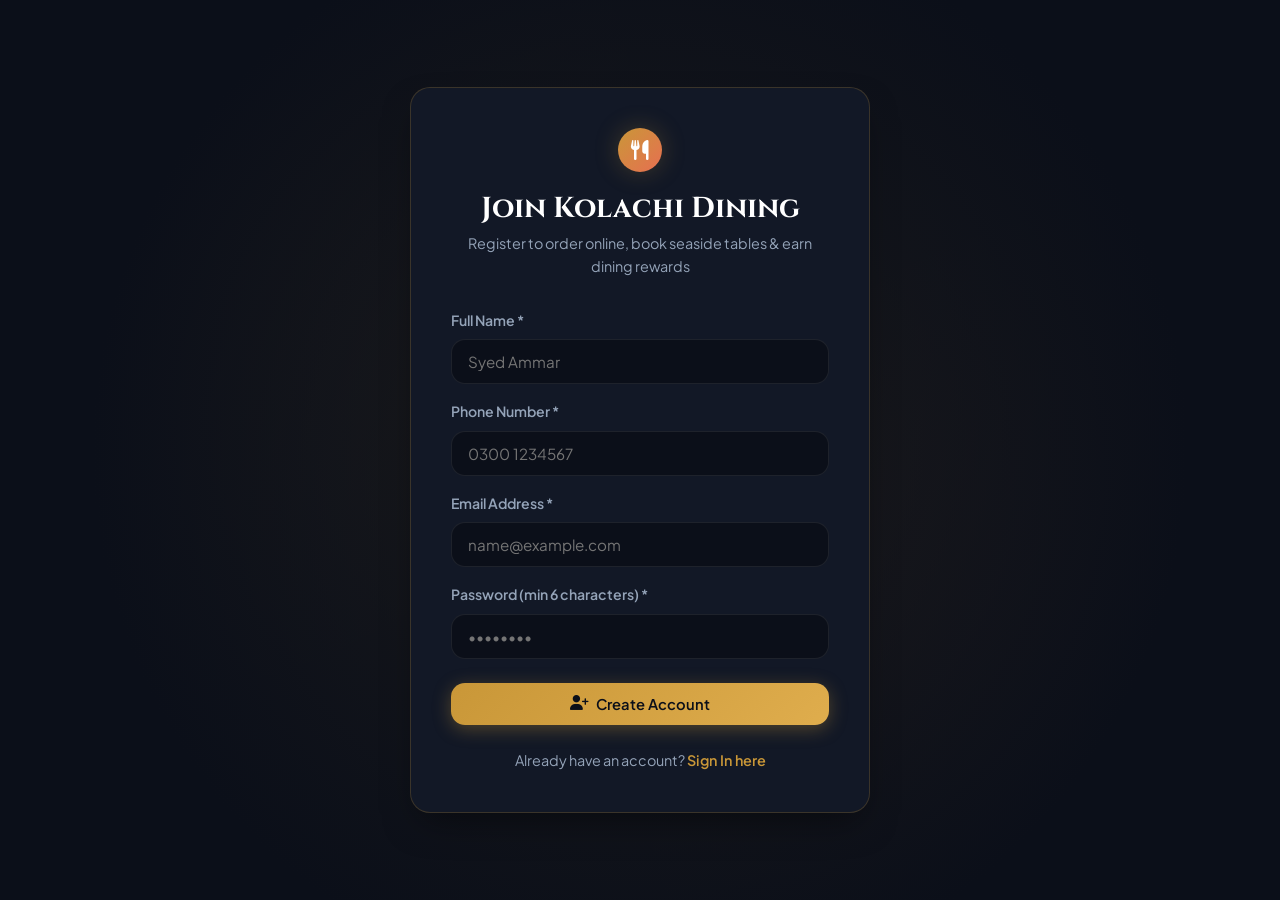
<file: signup.html>
<!DOCTYPE html>
<html lang="en">
<head>
  <meta charset="UTF-8">
  <meta name="viewport" content="width=device-width, initial-scale=1.0">
  <title>Create Account | Kolachi Restaurant Karachi</title>
  <link rel="stylesheet" href="css/portal.css">
  <link rel="stylesheet" href="https://cdnjs.cloudflare.com/ajax/libs/font-awesome/6.5.1/css/all.min.css">
</head>
<body class="portal-body">

  <div class="auth-wrapper">
    <div class="auth-card">
      <div class="auth-header">
        <a href="index.html" class="brand" style="justify-content:center; margin-bottom:12px;">
          <div class="brand-icon"><i class="fa-solid fa-utensils"></i></div>
        </a>
        <h2>Join Kolachi Dining</h2>
        <p>Register to order online, book seaside tables & earn dining rewards</p>
      </div>

      <div id="auth-alert" style="display:none; background:rgba(239, 68, 68, 0.15); border:1px solid #ef4444; color:#ef4444; padding:10px 14px; border-radius:8px; margin-bottom:20px; font-size:0.88rem;"></div>

      <form id="signup-form">
        <div class="form-group" style="margin-bottom:16px;">
          <label for="reg-name">Full Name *</label>
          <input type="text" id="reg-name" class="form-input" required placeholder="Syed Ammar">
        </div>

        <div class="form-group" style="margin-bottom:16px;">
          <label for="reg-phone">Phone Number *</label>
          <input type="tel" id="reg-phone" class="form-input" required placeholder="0300 1234567">
        </div>

        <div class="form-group" style="margin-bottom:16px;">
          <label for="reg-email">Email Address *</label>
          <input type="email" id="reg-email" class="form-input" required placeholder="name@example.com">
        </div>

        <div class="form-group" style="margin-bottom:24px;">
          <label for="reg-password">Password (min 6 characters) *</label>
          <input type="password" id="reg-password" class="form-input" required minlength="6" placeholder="••••••••">
        </div>

        <button type="submit" class="btn btn-primary" style="width:100%; padding:12px;">
          <i class="fa-solid fa-user-plus"></i> Create Account
        </button>
      </form>

      <div class="auth-footer">
        Already have an account? <a href="login.html">Sign In here</a>
      </div>
    </div>
  </div>

  <script type="module">
    import { supabase } from './js/supabaseClient.js';

    const form = document.getElementById('signup-form');
    const alertBox = document.getElementById('auth-alert');

    form.addEventListener('submit', async (e) => {
      e.preventDefault();
      alertBox.style.display = 'none';

      const full_name = document.getElementById('reg-name').value;
      const phone = document.getElementById('reg-phone').value;
      const email = document.getElementById('reg-email').value;
      const password = document.getElementById('reg-password').value;

      const { data, error } = await supabase.auth.signUp({
        email,
        password,
        options: {
          data: {
            full_name,
            phone,
            role: 'customer'
          }
        }
      });

      if (error) {
        alertBox.textContent = error.message;
        alertBox.style.display = 'block';
      } else {
        alert('Account created successfully! Welcome to Kolachi.');
        window.location.href = 'portal.html';
      }
    });
  </script>
</body>
</html>
</file>
<file: css/portal.css>
/* PORTAL & ADMIN CSS */
@import url('style.css');

.portal-body {
  background-color: var(--bg-dark);
  min-height: 100vh;
}

.portal-nav {
  background: var(--bg-surface);
  border-bottom: 1px solid var(--border-subtle);
  padding: 14px 0;
}

.portal-header-wrap {
  display: flex;
  justify-content: space-between;
  align-items: center;
}

.user-badge {
  display: flex;
  align-items: center;
  gap: 12px;
}

.user-avatar {
  width: 40px;
  height: 40px;
  border-radius: 50%;
  background: var(--primary);
  color: #0b0f19;
  display: flex;
  align-items: center;
  justify-content: center;
  font-weight: 700;
}

.portal-layout {
  display: grid;
  grid-template-columns: 260px 1fr;
  min-height: calc(100vh - 72px);
}

.portal-sidebar {
  background: var(--bg-surface);
  border-right: 1px solid var(--border-subtle);
  padding: 30px 20px;
  display: flex;
  flex-direction: column;
  gap: 8px;
}

.portal-tab-btn {
  display: flex;
  align-items: center;
  gap: 12px;
  padding: 12px 18px;
  border-radius: var(--radius-md);
  color: var(--text-secondary);
  font-weight: 600;
  font-size: 0.95rem;
  background: transparent;
  border: none;
  cursor: pointer;
  text-align: left;
  transition: var(--transition);
  width: 100%;
}

.portal-tab-btn:hover, .portal-tab-btn.active {
  background: rgba(201, 151, 56, 0.14);
  color: var(--primary);
}

.portal-content {
  padding: 40px;
  overflow-y: auto;
}

.view-panel {
  display: none;
}

.view-panel.active {
  display: block;
}

.panel-title {
  font-family: var(--font-serif);
  font-size: 1.8rem;
  color: #fff;
  margin-bottom: 8px;
}

.panel-desc {
  color: var(--text-secondary);
  margin-bottom: 30px;
}

/* CARDS & ORDERS TABLE */
.data-card {
  background: var(--bg-surface);
  border: 1px solid var(--border-subtle);
  border-radius: var(--radius-lg);
  padding: 26px;
  margin-bottom: 24px;
}

.order-table {
  width: 100%;
  border-collapse: collapse;
}

.order-table th, .order-table td {
  padding: 14px 16px;
  text-align: left;
  border-bottom: 1px solid var(--border-subtle);
}

.order-table th {
  color: var(--text-muted);
  font-size: 0.8rem;
  text-transform: uppercase;
  letter-spacing: 1px;
}

.order-table td {
  color: var(--text-primary);
  font-size: 0.92rem;
}

.badge-status {
  display: inline-block;
  padding: 4px 10px;
  border-radius: var(--radius-xl);
  font-size: 0.78rem;
  font-weight: 700;
  text-transform: capitalize;
}

.status-pending { background: rgba(234, 179, 8, 0.15); color: #eab308; }
.status-confirmed { background: rgba(59, 130, 246, 0.15); color: #3b82f6; }
.status-preparing { background: rgba(168, 85, 247, 0.15); color: #a855f7; }
.status-ready { background: rgba(16, 185, 129, 0.15); color: #10b981; }
.status-delivered { background: rgba(34, 197, 94, 0.2); color: #22c55e; }
.status-cancelled { background: rgba(239, 68, 68, 0.15); color: #ef4444; }

/* ORDER FORM */
.form-grid {
  display: grid;
  grid-template-columns: repeat(2, 1fr);
  gap: 20px;
}

.form-group {
  display: flex;
  flex-direction: column;
  gap: 8px;
}

.form-group.full-width {
  grid-column: span 2;
}

.form-group label {
  font-size: 0.88rem;
  font-weight: 600;
  color: var(--text-secondary);
}

.form-input, .form-select, .form-textarea {
  background: var(--bg-dark);
  border: 1px solid var(--border-subtle);
  color: #fff;
  padding: 12px 16px;
  border-radius: var(--radius-md);
  font-size: 0.95rem;
  outline: none;
  transition: var(--transition);
}

.form-input:focus, .form-select:focus, .form-textarea:focus {
  border-color: var(--primary);
  box-shadow: 0 0 0 2px rgba(201, 151, 56, 0.2);
}

/* AUTH PAGES (LOGIN / SIGNUP) */
.auth-wrapper {
  min-height: 100vh;
  display: flex;
  align-items: center;
  justify-content: center;
  padding: 30px;
  background: radial-gradient(circle at center, rgba(201, 151, 56, 0.08) 0%, var(--bg-dark) 70%);
}

.auth-card {
  width: 100%;
  max-width: 460px;
  background: var(--bg-surface);
  border: 1px solid var(--border-color);
  border-radius: var(--radius-lg);
  padding: 40px;
  box-shadow: var(--shadow-card);
}

.auth-header {
  text-align: center;
  margin-bottom: 30px;
}

.auth-header h2 {
  font-family: var(--font-serif);
  font-size: 1.8rem;
  color: #fff;
  margin-top: 14px;
}

.auth-header p {
  color: var(--text-secondary);
  font-size: 0.9rem;
}

.auth-footer {
  text-align: center;
  margin-top: 24px;
  font-size: 0.9rem;
  color: var(--text-secondary);
}

.auth-footer a {
  color: var(--primary);
  font-weight: 600;
}

@media (max-width: 768px) {
  .portal-layout {
    grid-template-columns: 1fr;
  }
  .portal-sidebar {
    border-right: none;
    border-bottom: 1px solid var(--border-subtle);
    flex-direction: row;
    overflow-x: auto;
  }
  .form-grid {
    grid-template-columns: 1fr;
  }
  .form-group.full-width {
    grid-column: span 1;
  }
}
</file>
